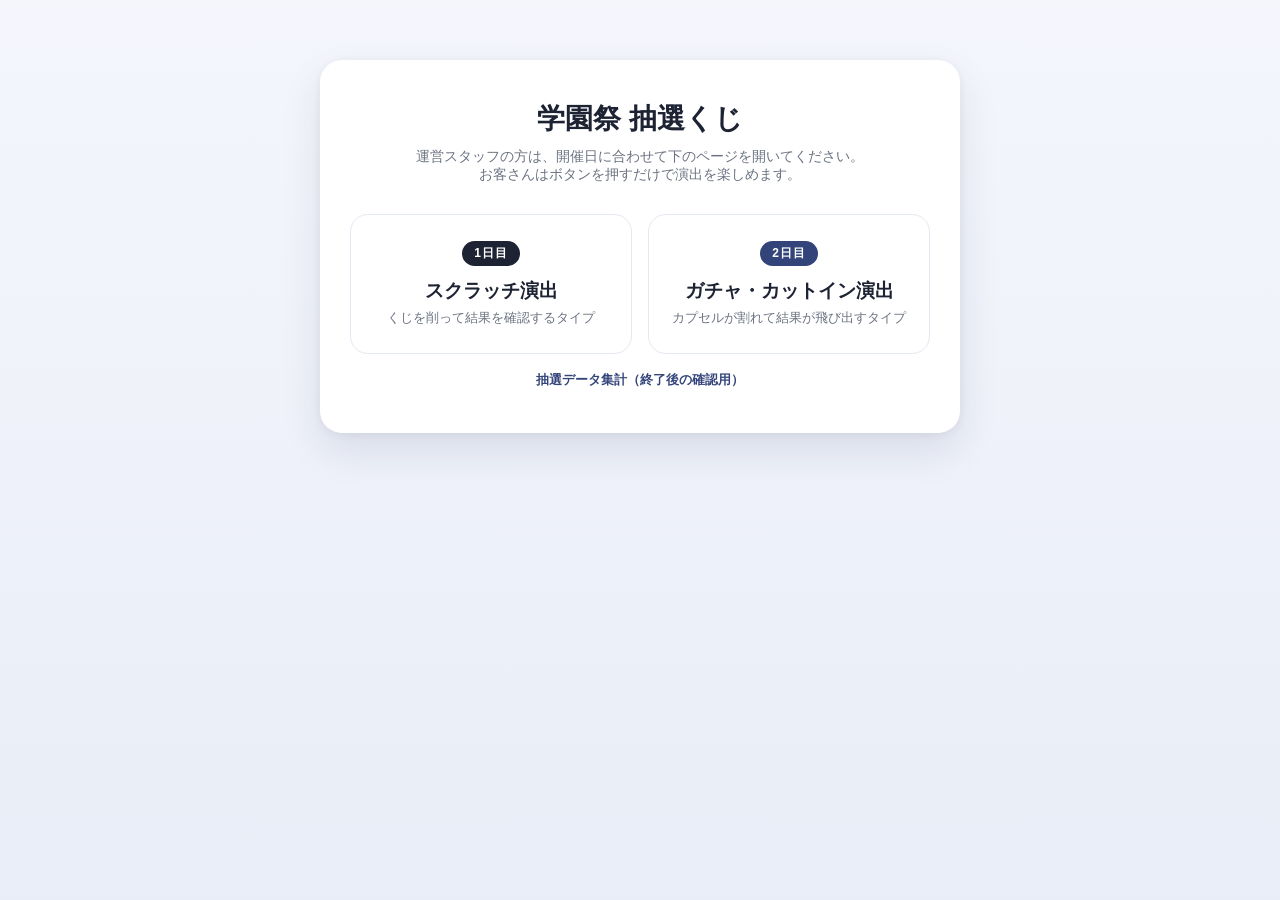
<file: index.html>
<!DOCTYPE html>
<html lang="ja">
<head>
<meta charset="UTF-8">
<meta name="viewport" content="width=device-width, initial-scale=1.0">
<title>抽選くじ - 案内</title>
<link rel="stylesheet" href="style.css">
</head>
<body>
  <div class="landing-stage">
    <div class="landing-card">
      <h1>学園祭 抽選くじ</h1>
      <p class="lead">運営スタッフの方は、開催日に合わせて下のページを開いてください。<br>お客さんはボタンを押すだけで演出を楽しめます。</p>
      <div class="landing-choices">
        <a class="landing-choice day1" href="day1.html">
          <span class="day-num">1日目</span>
          <div class="kind">スクラッチ演出</div>
          <div class="desc">くじを削って結果を確認するタイプ</div>
        </a>
        <a class="landing-choice day2" href="day2.html">
          <span class="day-num">2日目</span>
          <div class="kind">ガチャ・カットイン演出</div>
          <div class="desc">カプセルが割れて結果が飛び出すタイプ</div>
        </a>
      </div>
      <p class="page-switch-hint"><a href="statistics.html">抽選データ集計（終了後の確認用）</a></p>
    </div>
  </div>
</body>
</html>
</file>
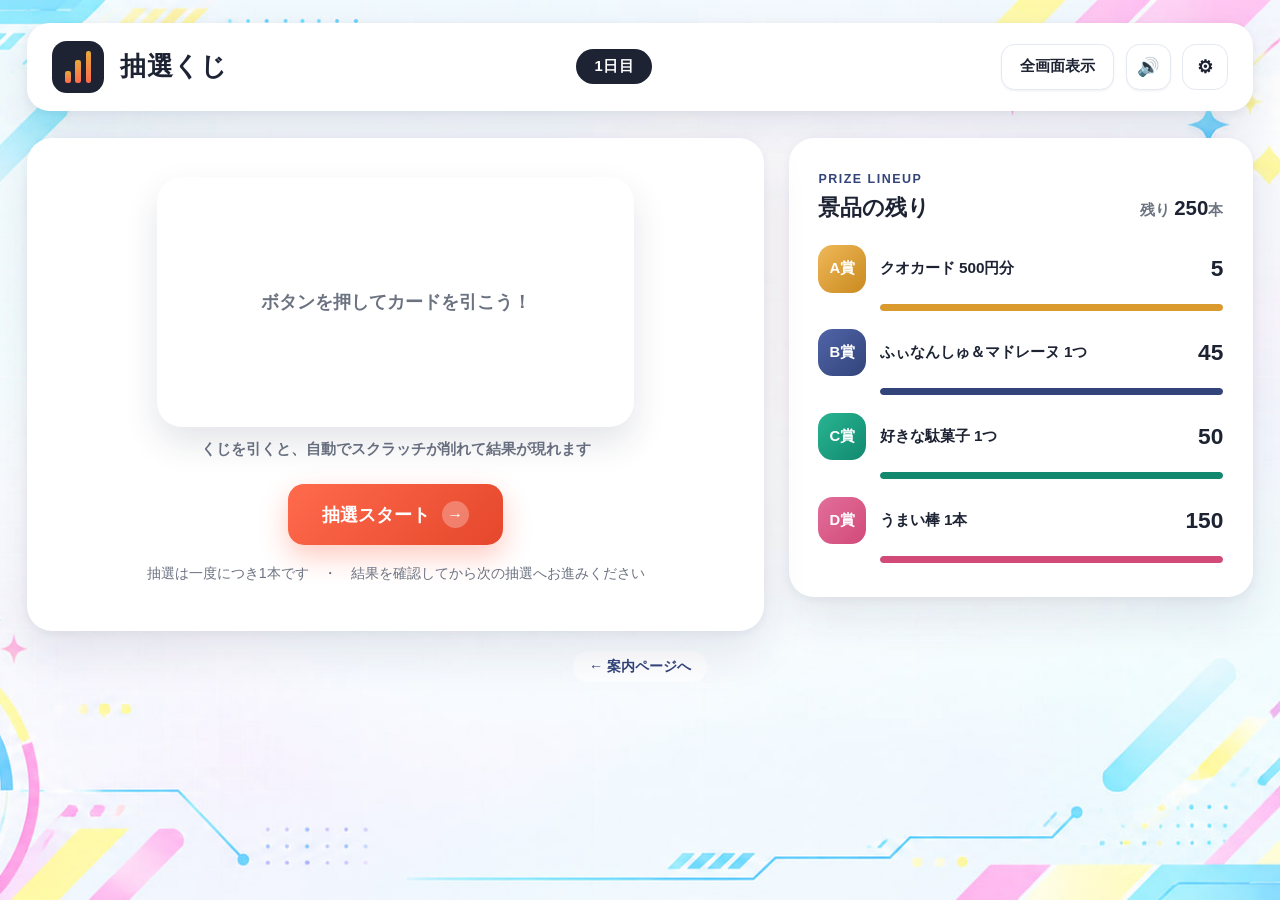
<file: day1.html>
<!DOCTYPE html>
<html lang="ja">
<head>
<meta charset="UTF-8">
<meta name="viewport" content="width=device-width, initial-scale=1.0, maximum-scale=1.0, user-scalable=no">
<title>抽選くじ（1日目）</title>
<link rel="stylesheet" href="style.css">
</head>
<body class="bg-day1">

<div class="stage">
  <div class="topbar">
    <div class="topbar-left">
      <div class="brand-icon" aria-hidden="true"><i></i><i></i><i></i></div>
      <h1 id="eventTitle">学園祭 抽選会</h1>
    </div>
    <div class="topbar-center">
      <span class="day-badge" id="dayBadge">1日目</span>
    </div>
    <div class="topbar-right">
      <button class="btn-outline" id="fullscreenBtn">全画面表示</button>
      <button class="icon-btn" id="muteBtn" title="音のオン/オフ">🔊</button>
      <button class="icon-btn gear-btn" id="gearBtn" title="運営用設定">⚙</button>
    </div>
  </div>

  <main>
    <section class="card draw-card">
      <div class="scratch-wrap" id="scratchWrap">
        <div class="result-area" id="resultArea">
          <div class="result-placeholder" id="resultPlaceholder">ボタンを押してカードを引こう！</div>
        </div>
        <canvas class="scratch-canvas" id="scratchCanvas" style="display:none;"></canvas>
        <div class="scratch-hint hide" id="scratchHint">👆</div>
        <span class="confetti-dot cd1"></span>
        <span class="confetti-dot cd2"></span>
        <span class="confetti-dot cd3"></span>
        <span class="confetti-dot cd4"></span>
        <span class="confetti-dot cd5"></span>
        <span class="confetti-dot cd6"></span>
      </div>
      <p class="scratch-note" id="scratchNote">くじを引くと、自動でスクラッチが削れて結果が現れます</p>

      <div class="actions">
        <button class="btn-primary" id="drawBtn">抽選スタート</button>
      </div>
      <p class="draw-caption">抽選は一度につき1本です　・　結果を確認してから次の抽選へお進みください</p>
    </section>

    <section class="card">
      <div class="stock-kicker">PRIZE LINEUP</div>
      <div class="stock-title"><span>景品の残り</span><span class="remain" id="remainLine">残り 0 本</span></div>
      <div class="stock-list" id="stockList"></div>
    </section>
  </main>

  <p class="page-switch-hint"><a href="index.html">← 案内ページへ</a></p>
</div>

<!-- 1位(トップ賞)演出 -->
<div class="overlay" id="grandOverlay" aria-hidden="true">
  <div class="burst">
    <div class="rays"></div>
    <div class="ring"></div>
    <div class="ring2"></div>
    <div class="grand-card"><span class="grand-kicker">CONGRATULATIONS</span><strong>A賞</strong><span class="grand-mark">★</span></div>
    <i class="spark spark1">✦</i><i class="spark spark2">✦</i><i class="spark spark3">✦</i><i class="spark spark4">✦</i>
  </div>
</div>
<div class="confetti" id="confetti" aria-hidden="true"></div>

<!-- パスワードモーダル -->
<div class="modal-backdrop" id="pwBackdrop">
  <div class="modal" style="max-width:23.75rem;">
    <button class="close-x" id="pwClose">×</button>
    <h2>運営用ログイン</h2>
    <p class="desc">賞品の設定変更などを行うにはパスワードが必要です。</p>
    <label>パスワード</label>
    <input type="password" id="pwInput">
    <div class="modal-actions">
      <button class="btn-primary" id="pwSubmit">ログイン</button>
    </div>
    <div id="pwMsg"></div>
  </div>
</div>

<!-- 管理画面モーダル -->
<div class="modal-backdrop" id="adminBackdrop">
  <div class="modal">
    <button class="close-x" id="adminClose">×</button>
    <h2>運営用設定（1日目）</h2>
    <p class="desc">賞品の内容や当選数を編集できます。編集後は保存してください。</p>

    <label>イベントタイトル</label>
    <input type="text" id="cfgTitle">

    <label style="margin-top:1.125rem;">賞品ラインナップ</label>
    <div class="tier-head" aria-hidden="true"><span>賞</span><span>景品名</span><span>総数</span><span>現在庫</span><span></span></div>
    <div id="tierRows"></div>
    <button class="btn-ghost btn-small" id="addTierBtn" style="margin-top:0.5rem;">＋ 賞を追加</button>
    <p class="stock-warning">注意：総数を変更して保存しても現在庫は変わりません。現在庫は0から総数まで入力でき、変更はすぐに反映されます。賞を削除すると、未抽選分も一覧から削除されます。</p>

    <div class="modal-actions">
      <button class="btn-primary" id="saveConfigBtn">設定を保存</button>
    </div>
    <div id="configMsg"></div>

    <div class="section-div"></div>

    <label>直前の抽選の取り消し</label>
    <p class="hint">押し間違えたときなどに、直前の1回分を取り消します。当たった景品は在庫に戻り、集計の記録も1件削除されます。取り消せるのは直前の1回だけで、在庫をリセットすると取り消せなくなります。</p>
    <div class="last-draw" id="lastDrawInfo"></div>
    <div class="modal-actions">
      <button class="btn-ghost btn-small" id="cancelLastBtn">直前の抽選を取り消す</button>
    </div>
    <div id="cancelLastMsg"></div>

    <div class="section-div"></div>

    <label>在庫リセット</label>
    <p class="hint">現在このページは <strong id="adminDayLabel">1日目</strong>（スクラッチ演出）です。ボタンを押すと在庫が満タンに戻ります。1日目の営業終了後、2日目を始める前に押してください（day2.html 側でも同じ在庫を使うため、2日目はそちらのページを開くだけで演出がガチャに切り替わります）。</p>
    <div class="modal-actions">
      <button class="btn-ghost btn-small" id="resetStockBtn">在庫を満タンにリセットする</button>
    </div>
    <div id="resetStockMsg"></div>

    <div class="section-div"></div>

    <label>バックアップ（書き出し・読み込み）</label>
    <p class="hint">賞品の設定・在庫・抽選履歴を1つのファイルに書き出します。ブラウザのデータが消えたときや、別のPC・別のURLへデータを移すときに、読み込んで元に戻せます。保存済みの内容が対象で、編集中で未保存の内容は含まれません。運営パスワードはファイルに含まれません。</p>
    <div class="modal-actions">
      <button class="btn-ghost btn-small" id="exportBackupBtn">バックアップを書き出す</button>
      <button class="btn-ghost btn-small" id="importBackupBtn">バックアップを読み込む</button>
      <input type="file" id="importBackupFile" accept=".json,application/json" hidden>
    </div>
    <div id="backupMsg"></div>

    <div class="section-div"></div>

    <label>運営パスワードの変更</label>
    <input type="password" id="newPassword" placeholder="新しいパスワード" autocomplete="new-password">
    <p class="password-warning">注意：パスワードを変更すると、次回から新しいパスワードが必要です。変更内容を確認してから実行してください。</p>
    <div class="modal-actions">
      <button class="btn-ghost btn-small" id="changePwBtn">パスワードを変更</button>
    </div>
    <div id="passwordMsg"></div>

    <div class="section-div"></div>
    <button class="btn-ghost btn-small" id="wipeBtn" style="border-color:var(--red-deep); color:var(--red-deep);">設定と在庫を初期化する</button>
  </div>
</div>

<!-- 確認モーダル -->
<div class="modal-backdrop confirm-backdrop" id="confirmBackdrop">
  <div class="modal" style="max-width:26.25rem;">
    <h2>操作の確認</h2>
    <p class="desc" id="confirmMessage"></p>
    <div class="modal-actions">
      <button class="btn-primary" id="confirmOkBtn">実行する</button>
      <button class="btn-ghost" id="confirmCancelBtn">キャンセル</button>
    </div>
  </div>
</div>

<script>window.KUJI_DAY = 1;</script>
<script src="app-core.js"></script>
<script src="reveal-scratch.js"></script>
</body>
</html>
</file>
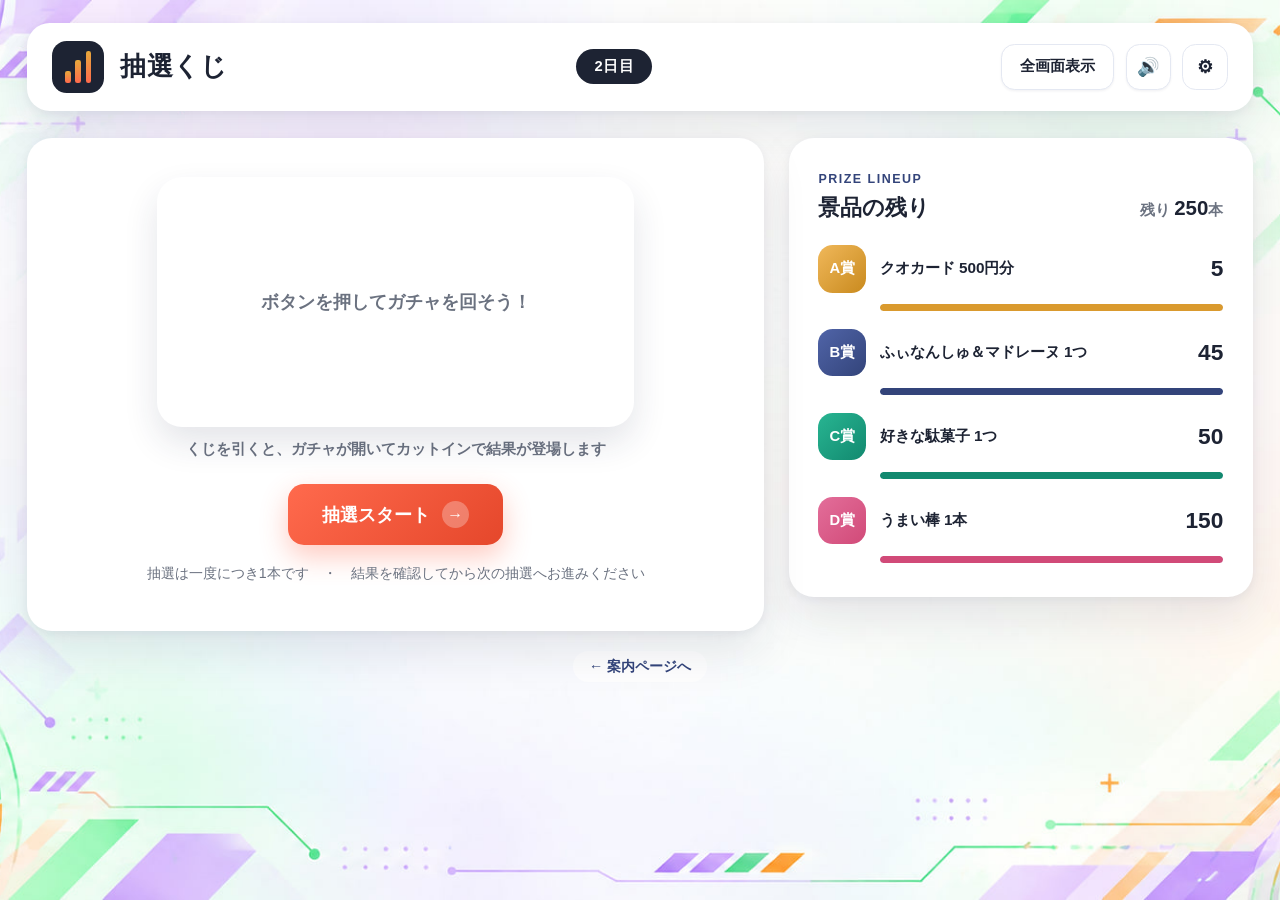
<file: day2.html>
<!DOCTYPE html>
<html lang="ja">
<head>
<meta charset="UTF-8">
<meta name="viewport" content="width=device-width, initial-scale=1.0, maximum-scale=1.0, user-scalable=no">
<title>抽選くじ（2日目）</title>
<link rel="stylesheet" href="style.css">
</head>
<body class="bg-day2">

<div class="stage">
  <div class="topbar">
    <div class="topbar-left">
      <div class="brand-icon" aria-hidden="true"><i></i><i></i><i></i></div>
      <h1 id="eventTitle">学園祭 抽選会</h1>
    </div>
    <div class="topbar-center">
      <span class="day-badge" id="dayBadge">2日目</span>
    </div>
    <div class="topbar-right">
      <button class="btn-outline" id="fullscreenBtn">全画面表示</button>
      <button class="icon-btn" id="muteBtn" title="音のオン/オフ">🔊</button>
      <button class="icon-btn gear-btn" id="gearBtn" title="運営用設定">⚙</button>
    </div>
  </div>

  <main>
    <section class="card draw-card">
      <div class="scratch-wrap" id="scratchWrap">
        <div class="result-area" id="resultArea">
          <div class="result-placeholder" id="resultPlaceholder">ボタンを押してガチャを回そう！</div>
        </div>
        <div class="gacha-overlay" id="gachaOverlay">
          <div class="gacha-bg"></div>
          <div class="capsule" id="gachaCapsule"><div class="capsule-top"></div><div class="capsule-bottom"></div></div>
          <div class="cutin-flash" id="cutinFlash"></div>
          <div class="cutin-banner" id="cutinBanner">
            <div class="cutin-tag" id="cutinTag"></div>
            <div class="cutin-name" id="cutinName"></div>
          </div>
        </div>
        <span class="confetti-dot cd1"></span>
        <span class="confetti-dot cd2"></span>
        <span class="confetti-dot cd3"></span>
        <span class="confetti-dot cd4"></span>
        <span class="confetti-dot cd5"></span>
        <span class="confetti-dot cd6"></span>
      </div>
      <p class="scratch-note" id="scratchNote">くじを引くと、ガチャが開いてカットインで結果が登場します</p>

      <div class="actions">
        <button class="btn-primary" id="drawBtn">抽選スタート</button>
      </div>
      <p class="draw-caption">抽選は一度につき1本です　・　結果を確認してから次の抽選へお進みください</p>
    </section>

    <section class="card">
      <div class="stock-kicker">PRIZE LINEUP</div>
      <div class="stock-title"><span>景品の残り</span><span class="remain" id="remainLine">残り 0 本</span></div>
      <div class="stock-list" id="stockList"></div>
    </section>
  </main>

  <p class="page-switch-hint"><a href="index.html">← 案内ページへ</a></p>
</div>

<!-- 1位(トップ賞)演出 -->
<div class="overlay" id="grandOverlay" aria-hidden="true">
  <div class="burst">
    <div class="rays"></div>
    <div class="ring"></div>
    <div class="ring2"></div>
    <div class="grand-card"><span class="grand-kicker">CONGRATULATIONS</span><strong>A賞</strong><span class="grand-mark">★</span></div>
    <i class="spark spark1">✦</i><i class="spark spark2">✦</i><i class="spark spark3">✦</i><i class="spark spark4">✦</i>
  </div>
</div>
<div class="confetti" id="confetti" aria-hidden="true"></div>

<!-- パスワードモーダル -->
<div class="modal-backdrop" id="pwBackdrop">
  <div class="modal" style="max-width:23.75rem;">
    <button class="close-x" id="pwClose">×</button>
    <h2>運営用ログイン</h2>
    <p class="desc">賞品の設定変更などを行うにはパスワードが必要です。</p>
    <label>パスワード</label>
    <input type="password" id="pwInput">
    <div class="modal-actions">
      <button class="btn-primary" id="pwSubmit">ログイン</button>
    </div>
    <div id="pwMsg"></div>
  </div>
</div>

<!-- 管理画面モーダル -->
<div class="modal-backdrop" id="adminBackdrop">
  <div class="modal">
    <button class="close-x" id="adminClose">×</button>
    <h2>運営用設定（2日目）</h2>
    <p class="desc">賞品の内容や当選数を編集できます。編集後は保存してください。</p>

    <label>イベントタイトル</label>
    <input type="text" id="cfgTitle">

    <label style="margin-top:1.125rem;">賞品ラインナップ</label>
    <div class="tier-head" aria-hidden="true"><span>賞</span><span>景品名</span><span>総数</span><span>現在庫</span><span></span></div>
    <div id="tierRows"></div>
    <button class="btn-ghost btn-small" id="addTierBtn" style="margin-top:0.5rem;">＋ 賞を追加</button>
    <p class="stock-warning">注意：総数を変更して保存しても現在庫は変わりません。現在庫は0から総数まで入力でき、変更はすぐに反映されます。賞を削除すると、未抽選分も一覧から削除されます。</p>

    <div class="modal-actions">
      <button class="btn-primary" id="saveConfigBtn">設定を保存</button>
    </div>
    <div id="configMsg"></div>

    <div class="section-div"></div>

    <label>直前の抽選の取り消し</label>
    <p class="hint">押し間違えたときなどに、直前の1回分を取り消します。当たった景品は在庫に戻り、集計の記録も1件削除されます。取り消せるのは直前の1回だけで、在庫をリセットすると取り消せなくなります。</p>
    <div class="last-draw" id="lastDrawInfo"></div>
    <div class="modal-actions">
      <button class="btn-ghost btn-small" id="cancelLastBtn">直前の抽選を取り消す</button>
    </div>
    <div id="cancelLastMsg"></div>

    <div class="section-div"></div>

    <label>在庫リセット</label>
    <p class="hint">現在このページは <strong id="adminDayLabel">2日目</strong>（ガチャ演出）です。ボタンを押すと在庫が満タンに戻ります。day1.html と在庫を共有しているので、通常は1日目終了時に day1.html 側でリセットしておけばOKです。</p>
    <div class="modal-actions">
      <button class="btn-ghost btn-small" id="resetStockBtn">在庫を満タンにリセットする</button>
    </div>
    <div id="resetStockMsg"></div>

    <div class="section-div"></div>

    <label>バックアップ（書き出し・読み込み）</label>
    <p class="hint">賞品の設定・在庫・抽選履歴を1つのファイルに書き出します。ブラウザのデータが消えたときや、別のPC・別のURLへデータを移すときに、読み込んで元に戻せます。保存済みの内容が対象で、編集中で未保存の内容は含まれません。運営パスワードはファイルに含まれません。</p>
    <div class="modal-actions">
      <button class="btn-ghost btn-small" id="exportBackupBtn">バックアップを書き出す</button>
      <button class="btn-ghost btn-small" id="importBackupBtn">バックアップを読み込む</button>
      <input type="file" id="importBackupFile" accept=".json,application/json" hidden>
    </div>
    <div id="backupMsg"></div>

    <div class="section-div"></div>

    <label>運営パスワードの変更</label>
    <input type="password" id="newPassword" placeholder="新しいパスワード" autocomplete="new-password">
    <p class="password-warning">注意：パスワードを変更すると、次回から新しいパスワードが必要です。変更内容を確認してから実行してください。</p>
    <div class="modal-actions">
      <button class="btn-ghost btn-small" id="changePwBtn">パスワードを変更</button>
    </div>
    <div id="passwordMsg"></div>

    <div class="section-div"></div>
    <button class="btn-ghost btn-small" id="wipeBtn" style="border-color:var(--red-deep); color:var(--red-deep);">設定と在庫を初期化する</button>
  </div>
</div>

<!-- 確認モーダル -->
<div class="modal-backdrop confirm-backdrop" id="confirmBackdrop">
  <div class="modal" style="max-width:26.25rem;">
    <h2>操作の確認</h2>
    <p class="desc" id="confirmMessage"></p>
    <div class="modal-actions">
      <button class="btn-primary" id="confirmOkBtn">実行する</button>
      <button class="btn-ghost" id="confirmCancelBtn">キャンセル</button>
    </div>
  </div>
</div>

<script>window.KUJI_DAY = 2;</script>
<script src="app-core.js"></script>
<script src="reveal-gacha.js"></script>
</body>
</html>
</file>
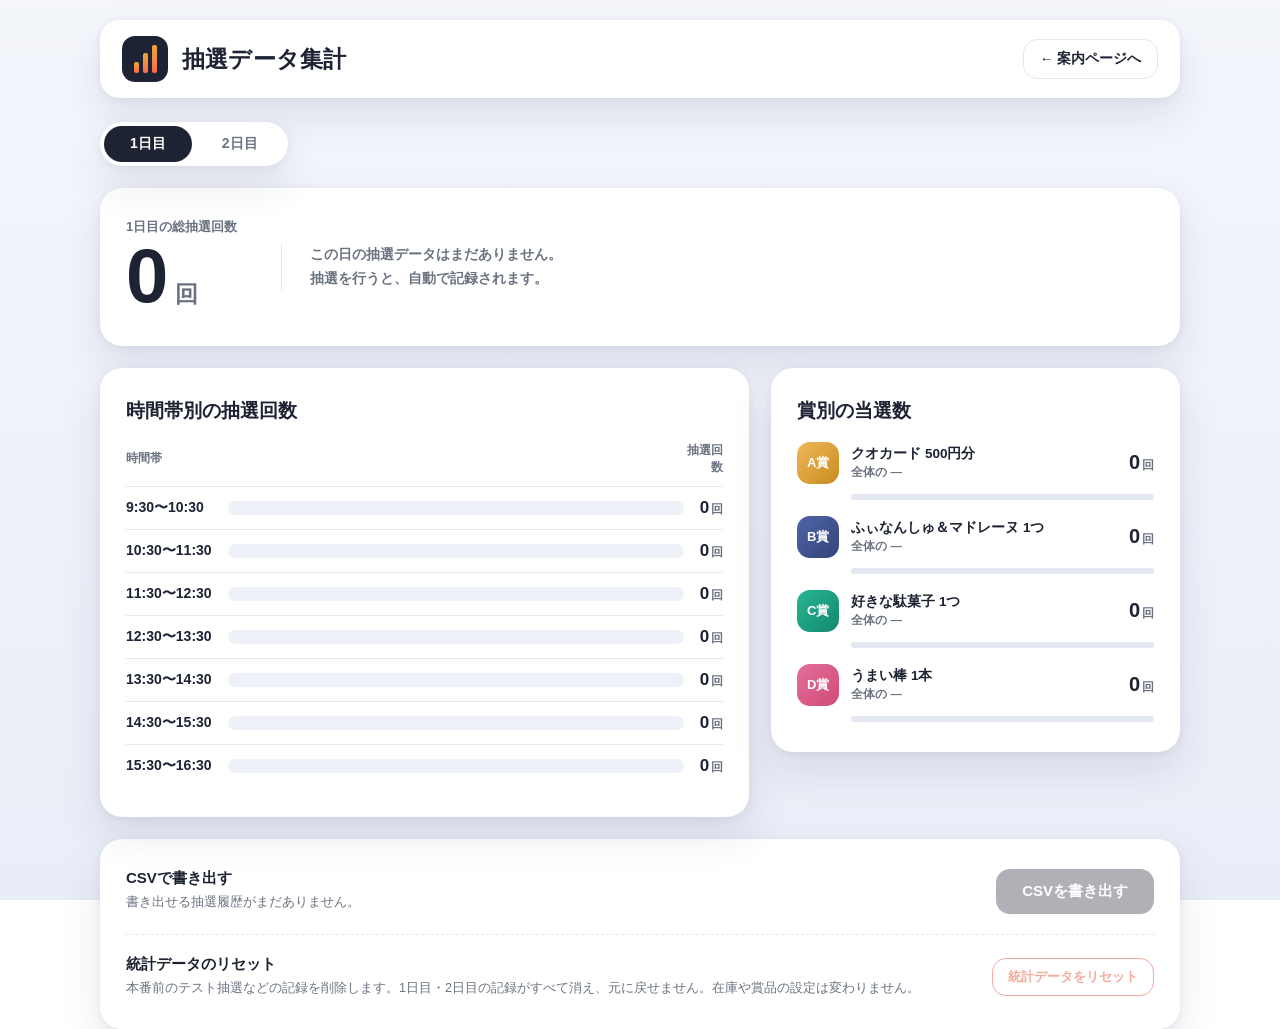
<file: statistics.html>
<!DOCTYPE html>
<html lang="ja">
<head>
<meta charset="UTF-8">
<meta name="viewport" content="width=device-width, initial-scale=1.0">
<title>抽選データ集計</title>
<link rel="stylesheet" href="style.css">
</head>
<body class="stats-page">

<div class="stage">
  <div class="topbar">
    <div class="topbar-left">
      <div class="brand-icon" aria-hidden="true"><i></i><i></i><i></i></div>
      <h1 class="page-title">抽選データ集計</h1>
    </div>
    <div class="topbar-right">
      <a class="link-btn btn-outline" id="backLink" href="index.html">← 案内ページへ</a>
    </div>
  </div>

  <div class="day-tabs" role="group" aria-label="表示する日">
    <button type="button" class="day-tab" data-day="1" aria-pressed="true">1日目</button>
    <button type="button" class="day-tab" data-day="2" aria-pressed="false">2日目</button>
  </div>

  <section class="card stats-summary" id="summary" aria-live="polite"></section>

  <main>
    <section class="card">
      <h2 class="section-title">時間帯別の抽選回数</h2>
      <table class="slot-table">
        <thead>
          <tr><th scope="col">時間帯</th><th scope="col" class="visually-hidden">割合</th><th scope="col" class="slot-count">抽選回数</th></tr>
        </thead>
        <tbody id="slotBody"></tbody>
      </table>
    </section>

    <section class="card">
      <h2 class="section-title">賞別の当選数</h2>
      <div class="stock-list" id="prizeList"></div>
    </section>
  </main>

  <section class="card stats-manage">
    <div class="manage-row">
      <div class="manage-text">
        <h2 class="manage-title">CSVで書き出す</h2>
        <p class="hint" id="csvHint"></p>
      </div>
      <button type="button" class="btn-solid" id="csvBtn">CSVを書き出す</button>
    </div>
    <div id="csvMsg" aria-live="polite"></div>
    <div class="section-div"></div>
    <div class="manage-row">
      <div class="manage-text">
        <h2 class="manage-title">統計データのリセット</h2>
        <p class="hint">本番前のテスト抽選などの記録を削除します。1日目・2日目の記録がすべて消え、元に戻せません。在庫や賞品の設定は変わりません。</p>
      </div>
      <button type="button" class="btn-ghost btn-small btn-danger" id="resetBtn">統計データをリセット</button>
    </div>
    <div id="resetMsg" aria-live="polite"></div>
  </section>
</div>

<!-- 確認モーダル -->
<div class="modal-backdrop confirm-backdrop" id="confirmBackdrop">
  <div class="modal" style="max-width:26.25rem;">
    <h2>操作の確認</h2>
    <p class="desc" id="confirmMessage"></p>
    <div class="modal-actions">
      <button class="btn-primary" id="confirmOkBtn">実行する</button>
      <button class="btn-ghost" id="confirmCancelBtn">キャンセル</button>
    </div>
  </div>
</div>

<script src="statistics.js"></script>
</body>
</html>
</file>
<file: style.css>
:root{
    --paper:#FFFDF7;
    --ink:#1D2333;
    --ink-soft:#6B7280;
    --red:#FF6A4D;
    --red-deep:#E5472B;
    --gold:#E7A93B;
    --gold-deep:#C98A1E;
    --indigo:#33447A;
    --indigo-deep:#242F58;
    --teal:#12896F;
    --teal-deep:#0C6B57;
    --rose:#D14A78;
    --rose-deep:#B23561;
    --line:#E4E8F2;
    --shadow: 0 1.125rem 2.5rem rgba(31,41,74,.10), 0 0.125rem 0.5rem rgba(31,41,74,.06);
  }
  html{ font-size:16px; }
  *{box-sizing:border-box}
  html,body{height:100%}
  body{
    margin:0;
    display:flow-root; /* 子の上余白が body の外へはみ出さないようにする（100svh に上乗せされて常に少しスクロールしてしまうため） */
    min-height:100svh;
    background:linear-gradient(180deg,#F4F6FC,#E9EDF7);
    background-attachment:fixed;
    color:var(--ink);
    font-family: "Yu Gothic UI","Hiragino Kaku Gothic ProN","Meiryo",-apple-system,BlinkMacSystemFont,sans-serif;
    padding:0 1rem 3.75rem;
    overflow-x:hidden;
  }
  /* 日ごとの背景画像。<body class="bg-day1"> のように指定する（クラスが無いページは、上の既定のグラデーションのまま）。
     画像を差し替えるときは、images/ の中のファイルを入れ替えるか、この url() のファイル名を変える。
     画像が読み込めなかったときのために、既定のグラデーションを下の層に重ねてある。 */
  body.bg-day1{
    background:
      url("images/bg-day1.jpg") center / cover no-repeat fixed,
      linear-gradient(180deg,#F4F6FC,#E9EDF7) fixed;
  }
  body.bg-day2{
    background:
      url("images/bg-day2.jpg") center / cover no-repeat fixed,
      linear-gradient(180deg,#F4F6FC,#E9EDF7) fixed;
  }
  /* 背景画像のページでは、背景に直接載る「案内ページへ」のリンクが、絵の線と重なって読みにくくならないよう、半透明の白いラベルを敷く */
  body[class*="bg-day"] .page-switch-hint a{
    display:inline-block; padding:0.3125rem 0.875rem; border-radius:62.4375rem; background:rgba(255,255,255,.82);
  }
  .stage{ position:relative; z-index:1; max-width:67.5rem; margin:0 auto; }
  html:fullscreen body{
    min-height:100%; display:flex; align-items:center; justify-content:center; padding:1.5rem;
  }
  html:fullscreen .stage{
    width:min(67.5rem,100%); height:100%; display:flex; flex-direction:column;
  }
  html:fullscreen .topbar{ width:100%; }
  html:fullscreen main{ flex:1; align-content:center; }
  /* ===== 本番モード（全画面）：お客さんに見せる画面と、スタッフ用の操作を分ける =====
     ・「← 案内ページへ」は、お客さんが押すと案内ページ（集計ページの入口）に出てしまうので、全画面の間は隠す
       （スタッフは「全画面を終了」で全画面を解除すれば、リンクが現れる）
     ・上部の「全画面を終了」「音」「歯車」は、小さく薄くして目立たなくする。マウスを乗せる／キーボードで選ぶと普通の濃さに戻る
       （:focus-within は使わない。マウスで「全画面表示」を押したあともフォーカスが残り、ずっと濃いままになってしまうため）
     ※ 「全画面表示」ボタンで入った全画面は :fullscreen、ブラウザの F11 は display-mode: fullscreen で判定する */
  html:fullscreen .stage .page-switch-hint{ display:none; }
  html:fullscreen .topbar-right{ opacity:.3; filter:grayscale(1); transform:scale(.85); transform-origin:right center; transition:opacity .25s, filter .25s, transform .25s; }
  html:fullscreen .topbar-right:hover, html:fullscreen .topbar-right:has(:focus-visible){ opacity:1; filter:none; transform:none; }
  @media (display-mode: fullscreen){
    .stage .page-switch-hint{ display:none; }
    .topbar-right{ opacity:.3; filter:grayscale(1); transform:scale(.85); transform-origin:right center; transition:opacity .25s, filter .25s, transform .25s; }
    .topbar-right:hover, .topbar-right:has(:focus-visible){ opacity:1; filter:none; transform:none; }
  }

  /* ===== 上部バー ===== */
  .topbar{
    background:#fff; border-radius:1.25rem; box-shadow:var(--shadow);
    padding:1rem 1.375rem; margin:1.25rem auto 1.5rem;
    display:flex; align-items:center; justify-content:space-between; gap:1rem; flex-wrap:wrap;
  }
  .topbar-left{ display:flex; align-items:center; gap:0.875rem; }
  .brand-icon{
    width:2.875rem; height:2.875rem; border-radius:0.8125rem; background:var(--ink);
    display:flex; align-items:flex-end; justify-content:center; gap:0.25rem; padding:0.5625rem 0.5rem; flex-shrink:0;
  }
  .brand-icon i{ display:block; width:0.3125rem; border-radius:0.125rem; background:linear-gradient(180deg,var(--gold),var(--red)); }
  .brand-icon i:nth-child(1){ height:38%; }
  .brand-icon i:nth-child(2){ height:72%; }
  .brand-icon i:nth-child(3){ height:100%; }
  h1#eventTitle{ margin:0; font-size:clamp(1.125rem,2.4vw,1.4375rem); font-weight:800; color:var(--ink); letter-spacing:.01em; }

  .topbar-center{ display:flex; align-items:center; gap:0.75rem; flex-wrap:wrap; }
  .day-badge{ background:var(--ink); color:#fff; padding:0.4375rem 1rem; border-radius:62.4375rem; font-weight:800; font-size:0.8125rem; letter-spacing:.03em; }
  .stats-line{ color:var(--ink-soft); font-size:0.84375rem; font-weight:600; }
  .stats-line strong{ color:var(--ink); font-weight:800; }

  .topbar-right{ display:flex; align-items:center; gap:0.625rem; }
  .icon-btn{ width:2.5rem; height:2.5rem; border-radius:0.75rem; border:0.09375rem solid var(--line); background:#fff; display:flex; align-items:center; justify-content:center; font-size:1rem; padding:0; }
  .btn-outline{ border:0.09375rem solid var(--line); background:#fff; color:var(--ink); border-radius:0.75rem; padding:0.625rem 1rem; font-size:0.84375rem; font-weight:700; }

  main{ display:grid; grid-template-columns: 1.35fr .85fr; gap:1.375rem; align-items:start; }
  @media (max-width:860px){ main{grid-template-columns:1fr} }

  .card{
    background:#fff; border-radius:1.375rem; padding:1.875rem 1.625rem; color:var(--ink);
    box-shadow:var(--shadow);
  }

  /* ===== 抽選エリア（スクラッチカード） ===== */
  .draw-card{ text-align:center; position:relative; }
  .scratch-wrap{ position:relative; max-width:26.25rem; margin:0.25rem auto 0.375rem; border-radius:1.375rem; }
  .scratch-wrap.has-card::before, .scratch-wrap.has-card::after{
    content:""; position:absolute; inset:-0.625rem; border-radius:1.625rem; z-index:0;
  }
  .scratch-wrap.has-card::before{ background:linear-gradient(135deg, rgba(255,150,120,.35), rgba(120,150,255,.28)); transform:rotate(-5deg); }
  .scratch-wrap.has-card::after{ background:linear-gradient(135deg, rgba(120,210,180,.32), rgba(255,205,110,.3)); transform:rotate(4deg); }
  .scratch-wrap.suspense{ animation: suspenseShake .42s ease-in-out infinite; }
  @keyframes suspenseShake{
    0%,100%{ transform:translate(0,0) rotate(0deg); }
    25%{ transform:translate(-0.1875rem,0.0625rem) rotate(-0.7deg); }
    50%{ transform:translate(0.1875rem,-0.0625rem) rotate(0.7deg); }
    75%{ transform:translate(-0.125rem,0.125rem) rotate(-0.5deg); }
  }
  .scratch-wrap.suspense .result-area{ box-shadow:0 0 0 0.1875rem rgba(255,90,60,.55), 0 0.875rem 1.875rem rgba(31,41,74,.12); }
  .scratch-wrap.pop{ animation:popReveal .42s cubic-bezier(.2,.9,.3,1.4); }
  @keyframes popReveal{ 0%{ transform:scale(.94); } 55%{ transform:scale(1.05); } 100%{ transform:scale(1); } }

  .result-area{
    position:relative; z-index:1; min-height:13.75rem; display:flex; flex-direction:column;
    align-items:center; justify-content:center; gap:0.5rem; padding:1.375rem; border-radius:1.375rem;
    background:#fff; box-shadow:0 0.875rem 1.875rem rgba(31,41,74,.12);
  }
  .scratch-canvas{
    position:absolute; inset:0; width:100%; height:100%; border-radius:1.375rem; z-index:2;
    pointer-events:none; box-shadow:0 0.875rem 1.875rem rgba(31,41,74,.16);
  }
  .scratch-canvas.fading{ transition:opacity .45s ease; opacity:0; }
  .scratch-hint{
    position:absolute; top:0; left:0; font-size:2.125rem; pointer-events:none; z-index:6;
    filter:drop-shadow(0 0.25rem 0.375rem rgba(0,0,0,.28));
    transform:translate(-50%,-55%) rotate(-10deg);
    transition: left .09s linear, top .09s linear, transform .12s ease;
  }
  .scratch-hint.hide{ display:none; }
  .scratch-hint.flip{ transform:translate(-50%,-55%) rotate(10deg); }
  .scratch-note{ margin:0.75rem 0 0; font-size:0.8125rem; color:var(--ink-soft); font-weight:600; }
  .draw-caption{ margin-top:1rem; font-size:0.78125rem; color:var(--ink-soft); }

  .confetti-dot{ position:absolute; width:0.4375rem; height:0.4375rem; border-radius:50%; opacity:0; transition:opacity .3s ease; z-index:3; pointer-events:none; }
  .scratch-wrap.has-card .confetti-dot{ opacity:1; }
  .cd1{ top:5%; left:9%; background:var(--gold); }
  .cd2{ top:13%; left:89%; width:0.375rem; height:0.375rem; background:var(--red); }
  .cd3{ top:47%; left:1%; width:0.375rem; height:0.375rem; background:var(--teal); }
  .cd4{ top:84%; left:93%; background:var(--indigo); }
  .cd5{ top:91%; left:13%; width:0.5rem; height:0.5rem; background:var(--rose); }
  .cd6{ top:3%; left:53%; width:0.3125rem; height:0.3125rem; background:var(--gold-deep); }

  /* ===== ガチャ・カットイン演出（2日目以降） ===== */
  .scratch-wrap.impact{ animation: impactShake .32s ease-in-out; }
  @keyframes impactShake{
    0%{ transform:translate(0,0); } 20%{ transform:translate(-0.375rem,0.1875rem); }
    40%{ transform:translate(0.375rem,-0.1875rem); } 60%{ transform:translate(-0.25rem,0.125rem); }
    80%{ transform:translate(0.1875rem,-0.125rem); } 100%{ transform:translate(0,0); }
  }
  .gacha-overlay{
    position:absolute; inset:0; z-index:4; border-radius:1.375rem; overflow:hidden; display:none;
  }
  .gacha-overlay.fading{ transition:opacity .4s ease; opacity:0; }
  .gacha-bg{ position:absolute; inset:0; background:radial-gradient(circle at 50% 42%, #313a6e, #12162c 72%); }
  .capsule{ position:absolute; top:50%; left:50%; width:5.25rem; height:5.25rem; margin:-2.625rem 0 0 -2.625rem; z-index:2; }
  .capsule-top, .capsule-bottom{ position:absolute; left:0; width:100%; height:50%; }
  .capsule-top{ top:0; border-radius:5.25rem 5.25rem 0 0; background:linear-gradient(180deg,#ff8a65,#ff5a3c); box-shadow:inset 0 -0.375rem 0.625rem rgba(0,0,0,.18); }
  .capsule-bottom{ bottom:0; border-radius:0 0 5.25rem 5.25rem; background:linear-gradient(180deg,#fdfdfd,#dfe3ea); box-shadow:inset 0 0.375rem 0.625rem rgba(0,0,0,.1); }
  .capsule.shake{ animation: capsuleShake .16s ease-in-out infinite; }
  @keyframes capsuleShake{
    0%,100%{ transform:translate(0,0) rotate(0deg); }
    25%{ transform:translate(-0.3125rem,-0.125rem) rotate(-7deg); }
    50%{ transform:translate(0.3125rem,0.125rem) rotate(7deg); }
    75%{ transform:translate(-0.1875rem,0.1875rem) rotate(-4deg); }
  }
  .capsule.crack .capsule-top{ animation: crackTop .42s ease forwards; }
  .capsule.crack .capsule-bottom{ animation: crackBottom .42s ease forwards; }
  @keyframes crackTop{ to{ transform:translateY(-4rem) rotate(-28deg); opacity:0; } }
  @keyframes crackBottom{ to{ transform:translateY(4rem) rotate(28deg); opacity:0; } }
  .cutin-flash{ position:absolute; inset:0; background:#fff; opacity:0; pointer-events:none; z-index:3; }
  .cutin-flash.pulse{ animation: flashPulse .26s ease-out; }
  @keyframes flashPulse{ 0%{ opacity:.95; } 100%{ opacity:0; } }
  .cutin-banner{
    position:absolute; inset:0; z-index:5; display:flex; flex-direction:column; align-items:center;
    justify-content:center; gap:0.375rem; opacity:0;
    background:repeating-linear-gradient(115deg, rgba(255,255,255,.09) 0 0.625rem, rgba(255,255,255,0) 0.625rem 1.5rem), rgba(18,22,44,.55);
  }
  .cutin-banner.slide-in{ animation: cutinSlide .5s cubic-bezier(.25,.85,.25,1.3) forwards; }
  @keyframes cutinSlide{
    0%{ opacity:0; transform:translateX(-120%) skewX(-8deg); }
    60%{ opacity:1; transform:translateX(6%) skewX(-8deg); }
    100%{ opacity:1; transform:translateX(0) skewX(0deg); }
  }
  .cutin-tag{ font-size:clamp(1.875rem,6vw,2.875rem); font-weight:900; color:#fff; letter-spacing:.04em; text-shadow:0 0.1875rem 0 rgba(0,0,0,.35); }
  .cutin-name{ font-size:clamp(0.875rem,2.3vw,1.125rem); font-weight:800; color:#fff; opacity:.92; }

  .result-placeholder{ color:var(--ink-soft); font-size:0.96875rem; font-weight:700; }
  .result-tag{ font-size:0.9375rem; font-weight:800; letter-spacing:.02em; }
  .result-name{ font-size:clamp(1.375rem,4vw,2rem); font-weight:900; color:var(--ink); }
  .result-congrats{ font-size:0.84375rem; color:var(--ink-soft); font-weight:700; margin-top:0.125rem; }
  .sold-out{ color:var(--red-deep); font-weight:800; font-size:1rem; line-height:1.7; }

  .tier-A{ background:linear-gradient(135deg,#F0B85A,var(--gold-deep)); }
  .tier-B{ background:linear-gradient(135deg,#5064A8,var(--indigo)); }
  .tier-C{ background:linear-gradient(135deg,#28B592,var(--teal)); }
  .tier-D{ background:linear-gradient(135deg,#E36E9A,var(--rose)); }
  .tier-default{ background:linear-gradient(135deg,#9aa0ae,#6c7280); }

  .actions{ display:flex; flex-wrap:wrap; gap:0.75rem; justify-content:center; margin-top:1.375rem; align-items:center; }
  button{
    appearance:none; border:0.09375rem solid var(--line); border-radius:0.875rem; padding:0.8125rem 1.375rem;
    font-size:0.9375rem; font-weight:700; cursor:pointer; background:#fff; color:var(--ink);
    box-shadow:0 0.0625rem 0.125rem rgba(31,41,74,.06); transition:transform .08s ease, box-shadow .15s ease, opacity .2s;
    font-family:inherit;
  }
  button:active{ transform:translateY(0.0625rem); }
  button:disabled{ opacity:.45; cursor:not-allowed; }
  .btn-primary{
    background:linear-gradient(135deg,var(--red),var(--red-deep)); color:#fff; border:none;
    font-size:1rem; padding:0.9375rem 1.875rem; display:inline-flex; align-items:center; gap:0.625rem;
    box-shadow:0 0.625rem 1.5rem rgba(255,90,60,.32);
    animation: invitePulse 2.6s ease-in-out infinite;
  }
  .btn-primary::after{
    content:"→"; font-size:0.875rem; background:rgba(255,255,255,.28); color:#fff;
    width:1.5rem; height:1.5rem; border-radius:50%; display:flex; align-items:center; justify-content:center;
  }
  .btn-primary:disabled{ animation:none; }
  @keyframes invitePulse{
    0%,100%{ box-shadow:0 0.625rem 1.5rem rgba(255,90,60,.28); }
    50%{ box-shadow:0 0.875rem 2rem rgba(255,90,60,.5); }
  }
  .btn-ghost{ background:#fff; border:0.09375rem solid var(--line); color:var(--ink); }
  .btn-small{ padding:0.5625rem 0.9375rem; font-size:0.8125rem; }

  /* ===== 在庫パネル ===== */
  .stock-kicker{ font-size:0.6875rem; font-weight:800; letter-spacing:.12em; color:var(--indigo); margin-bottom:0.375rem; }
  .stock-title{ font-weight:900; margin:0 0 1.25rem; font-size:1.1875rem; display:flex; justify-content:space-between; align-items:baseline; color:var(--ink); }
  .stock-title span.remain{ font-size:0.8125rem; color:var(--ink-soft); font-weight:700; }
  .stock-title span.remain strong{ color:var(--ink); font-size:1.125rem; }
  .stock-list{ display:flex; flex-direction:column; gap:1rem; }
  .stock-item{
    transition:opacity .5s ease, transform .5s ease, max-height .5s ease, margin-top .5s ease;
  }
  /* 消えていく行。max-height は JS（fadeOutStockItem）が今の高さ→0へ動かす。
     margin-top:-1rem は、.stock-list の gap（1rem）の分を打ち消し、消え終わった瞬間に下の行がカクッと詰まるのを防ぐ */
  .stock-item.leaving{ opacity:0; transform:scale(.94); overflow:hidden; margin-top:-1rem; pointer-events:none; }
  .stock-top{ display:flex; align-items:center; gap:0.75rem; }
  .stock-item .chip{ width:2.625rem; height:2.625rem; border-radius:0.8125rem; display:flex; align-items:center; justify-content:center; color:#fff; font-weight:800; font-size:0.8125rem; flex-shrink:0; }
  .stock-item .info{ flex:1; min-width:0; }
  .stock-item .name{ font-size:0.84375rem; font-weight:700; color:var(--ink); overflow:hidden; text-overflow:ellipsis; white-space:nowrap; }
  .stock-item .count{ font-weight:900; font-size:1.25rem; color:var(--ink); }
  .stock-bar{ height:0.375rem; background:var(--line); border-radius:62.4375rem; overflow:hidden; margin-top:0.625rem; margin-left:3.375rem; }
  .stock-bar-fill{ height:100%; border-radius:62.4375rem; transition:width .5s ease; }
  .empty-stock{ color:var(--ink-soft); font-size:0.875rem; text-align:center; padding:1rem; font-weight:700; }

  /* ===== 演出オーバーレイ ===== */
  .overlay{ position:fixed; inset:0; z-index:9998; display:none; place-items:center; pointer-events:none; }
  .overlay.show{ display:grid; animation:overlayFade 2.2s ease forwards; }
  @keyframes overlayFade{ 0%{opacity:1} 65%{opacity:1} 100%{opacity:0} }
  .burst{ position:relative; width:min(78vmin,35rem); height:min(78vmin,35rem); display:grid; place-items:center; }
  .rays{ position:absolute; inset:-8%; border-radius:50%; background:repeating-conic-gradient(from 0deg, rgba(255,210,100,.52) 0deg 5deg, transparent 5deg 15deg); filter:blur(0.125rem); animation:rayReveal 1.1s ease-out both; opacity:.9; }
  @keyframes rayReveal{ 0%{transform:scale(.25) rotate(-18deg);opacity:0} 55%{opacity:.9} 100%{transform:scale(1) rotate(8deg);opacity:.72} }
  .ring,.ring2{ position:absolute; border-radius:50%; border:0.1875rem solid rgba(255,226,134,.8); box-shadow:0 0 1.875rem rgba(255,180,55,.5); animation:haloReveal 1.1s ease-out both; }
  .ring{ inset:18%; }
  .ring2{ inset:12%; border-color:rgba(255,255,255,.75); animation-delay:.12s; }
  @keyframes haloReveal{ 0%{transform:scale(.65);opacity:0} 55%{opacity:1} 100%{transform:scale(1);opacity:.7} }
  .grand-card{ position:relative; z-index:2; width:min(58vmin,22.5rem); aspect-ratio:1.55; display:flex; flex-direction:column; align-items:center; justify-content:center; gap:0.25rem; color:#fffaf0; background:linear-gradient(145deg,#fff1b0 0%,#d99420 22%,#9a5a12 100%); border:0.1875rem solid #fff0aa; border-radius:1.125rem; box-shadow:0 0.75rem 0 rgba(110,57,9,.35), 0 0 2.625rem rgba(255,190,65,.8); transform:scale(.55) rotate(-8deg); animation:grandCardIn .8s .16s cubic-bezier(.2,1.35,.35,1) forwards; }
  @keyframes grandCardIn{ 0%{transform:scale(.55) rotate(-8deg);opacity:0} 70%{transform:scale(1.06) rotate(2deg);opacity:1} 100%{transform:scale(1) rotate(0);opacity:1} }
  .grand-kicker{ font-size:clamp(0.5625rem,1.5vmin,0.8125rem); font-weight:900; letter-spacing:.22em; text-shadow:0 0.125rem 0.1875rem rgba(80,38,0,.45); }
  .grand-card strong{ font-size:clamp(3.25rem,12vmin,5.75rem); line-height:1; font-weight:900; letter-spacing:.08em; text-shadow:0 0.3125rem 0 rgba(103,51,6,.4), 0 0 1.125rem rgba(255,255,255,.55); }
  .grand-mark{ position:absolute; right:13%; top:10%; font-size:clamp(1.25rem,4vmin,2.125rem); color:#fff3b8; animation:markTwinkle .8s .8s ease-in-out infinite alternate; }
  @keyframes markTwinkle{ from{transform:scale(.8) rotate(-12deg);opacity:.55} to{transform:scale(1.2) rotate(12deg);opacity:1} }
  .spark{ position:absolute; z-index:3; color:#fff4b5; font-style:normal; text-shadow:0 0 0.875rem #fff, 0 0 1.75rem #ffbd3b; opacity:0; animation:sparkPop .9s ease-out forwards; }
  .spark1{ top:17%; left:19%; font-size:clamp(1.5rem,5vmin,2.75rem); animation-delay:.45s; }
  .spark2{ top:27%; right:15%; font-size:clamp(1rem,3vmin,1.75rem); animation-delay:.62s; }
  .spark3{ bottom:20%; left:23%; font-size:clamp(1rem,3vmin,1.75rem); animation-delay:.78s; }
  .spark4{ bottom:14%; right:22%; font-size:clamp(1.5rem,5vmin,2.75rem); animation-delay:.55s; }
  @keyframes sparkPop{ 0%{transform:scale(0) rotate(-30deg);opacity:0} 45%{transform:scale(1.35) rotate(12deg);opacity:1} 100%{transform:scale(1) rotate(0);opacity:.8} }
  .confetti{ pointer-events:none; position:fixed; inset:0; overflow:hidden; z-index:9999; }

  /* ===== モーダル共通 ===== */
  .modal-backdrop{ position:fixed; inset:0; background:rgba(20,24,40,.55); z-index:9990; display:none; align-items:center; justify-content:center; padding:1.25rem; }
  .modal-backdrop.show{ display:flex; }
  .confirm-backdrop{ z-index:10000; }
  .modal{
    background:var(--paper); border:0.09375rem solid var(--line); border-radius:1.125rem; max-width:35rem; width:100%;
    max-height:88vh; overflow-y:auto; padding:1.5rem; color:var(--ink);
    box-shadow:0 1.5rem 3.75rem rgba(20,24,40,.35);
  }
  .modal h2{ margin:0 0 0.375rem; font-size:1.25rem; }
  .modal p.desc{ color:var(--ink-soft); font-size:0.84375rem; margin:0 0 1rem; }
  .modal label{ display:block; font-size:0.78125rem; font-weight:800; color:var(--ink-soft); margin:0.875rem 0 0.25rem; }
  .modal input[type=text], .modal input[type=number], .modal input[type=password]{
    width:100%; padding:0.5625rem 0.625rem; border:0.09375rem solid var(--line); border-radius:0.5rem; font-size:0.875rem; font-family:inherit; background:#fff;
  }
  .modal-actions{ display:flex; gap:0.625rem; flex-wrap:wrap; margin-top:1.125rem; }
  .tier-row{ display:grid; grid-template-columns:3.5rem minmax(9.375rem,1fr) 4.75rem 4.75rem 4.5rem; gap:0.5rem; align-items:center; margin-top:0.5rem; }
  .tier-row input{ padding:0.4375rem 0.5rem; font-size:0.8125rem; min-width:0; width:100%; }
  .tier-row .t-total, .tier-row .current-stock{ width:4.75rem; min-height:2.25rem; text-align:center; font-weight:800; }
  .tier-row .del{ width:4.5rem; height:2.25rem; padding:0 0.5rem; background:#fff; border:0.09375rem solid rgba(229,71,43,.4); border-radius:0.5rem; cursor:pointer; color:var(--red-deep); font-size:0.75rem; font-weight:800; line-height:1; }
  .tier-row .del:hover{ border-color:var(--red-deep); background:#FFF4F1; }
  .tier-head{ display:grid; grid-template-columns:3.5rem minmax(9.375rem,1fr) 4.75rem 4.75rem 4.5rem; gap:0.5rem; align-items:center; margin-top:0.875rem; color:var(--ink-soft); font-size:0.6875rem; font-weight:800; }
  .tier-head span:nth-child(n+3){ text-align:center; }
  .stock-warning{ margin:0.625rem 0 0; padding:0.5625rem 0.625rem; border-radius:0.5rem; background:#FFF5E5; color:#8A5A12; font-size:0.75rem; line-height:1.6; }
  .password-warning{ margin:0.5rem 0 0.625rem; padding:0.5625rem 0.625rem; border-radius:0.5rem; background:#FFF0ED; color:#9C3021; font-size:0.75rem; line-height:1.6; }
  @media (max-width:560px){
    .tier-head{ display:none; }
    .tier-row{ grid-template-columns:2.875rem minmax(0,1fr) 4rem 4rem 4.5rem; }
    .tier-row .current-stock{ width:4rem; }
    .tier-row .del{ grid-column:5; grid-row:1; }
  }
  .hint{ font-size:0.75rem; color:var(--ink-soft); margin-top:0.25rem; }
  .section-div{ border-top:0.09375rem dashed var(--line); margin:1.25rem 0; }
  .close-x{ float:right; background:none; border:none; font-size:1.25rem; cursor:pointer; color:var(--ink-soft); box-shadow:none; padding:0 0.25rem; }
  .msg{ font-size:0.8125rem; padding:0.5rem 0.625rem; border-radius:0.5rem; margin-top:0.625rem; }
  .msg.ok{ background:rgba(18,137,111,.14); color:#0a6b5d; }
  .msg.err{ background:rgba(229,71,43,.14); color:#9c231a; }

  .gear-btn{
    position:static; z-index:auto; width:2.5rem; height:2.5rem; border-radius:0.75rem;
    background:#fff; border:0.09375rem solid var(--line); box-shadow:none; font-size:1rem; padding:0;
    display:flex; align-items:center; justify-content:center;
  }

  @media (prefers-reduced-motion: reduce){
    * { animation-duration:.001ms !important; animation-iteration-count:1 !important; transition-duration:.001ms !important; }
  }

/* ===== ページ切り替えリンク（day1.html / day2.html 下部） ===== */
.page-switch-hint{
  text-align:center; margin:1.125rem 0 0.25rem; font-size:0.78125rem; color:var(--ink-soft);
}
.page-switch-hint a{ color:var(--indigo); text-decoration:none; font-weight:700; }
.page-switch-hint a:hover{ text-decoration:underline; }

/* ===== 案内ページ（index.html）専用 ===== */
.landing-stage{ max-width:40rem; margin:3.75rem auto; text-align:center; }
.landing-card{
  background:#fff; border-radius:1.375rem; padding:2.5rem 1.875rem; box-shadow:var(--shadow);
}
.landing-card h1{ margin:0 0 0.625rem; font-size:clamp(1.375rem,4vw,1.75rem); font-weight:900; color:var(--ink); }
.landing-card p.lead{ color:var(--ink-soft); font-size:0.875rem; margin:0 0 1.875rem; }
.landing-choices{ display:flex; gap:1rem; flex-wrap:wrap; justify-content:center; }
.landing-choice{
  flex:1 1 13.75rem; display:block; text-decoration:none; border:0.09375rem solid var(--line);
  border-radius:1.125rem; padding:1.625rem 1.25rem; color:var(--ink); background:#fff;
  transition:transform .12s ease, box-shadow .15s ease;
}
.landing-choice:hover{ transform:translateY(-0.1875rem); box-shadow:0 0.875rem 1.875rem rgba(31,41,74,.14); }
.landing-choice .day-num{
  display:inline-block; font-size:0.75rem; font-weight:800; letter-spacing:.08em;
  color:#fff; background:var(--ink); padding:0.25rem 0.75rem; border-radius:62.4375rem; margin-bottom:0.75rem;
}
.landing-choice .kind{ font-size:1.1875rem; font-weight:900; margin-bottom:0.375rem; }
.landing-choice .desc{ font-size:0.78125rem; color:var(--ink-soft); }
.landing-choice.day2 .day-num{ background:var(--indigo); }

/* ===== 抽選データ集計ページ（statistics.html）専用 ===== */
.link-btn{
  display:inline-flex; align-items:center; text-decoration:none; cursor:pointer;
  font-family:inherit; font-weight:700; border-radius:0.875rem; color:var(--ink);
}
.stats-page :focus-visible{ outline:0.125rem solid var(--indigo); outline-offset:0.125rem; }
.page-title{ margin:0; font-size:clamp(1.125rem,2.4vw,1.4375rem); font-weight:800; color:var(--ink); letter-spacing:.01em; }
.visually-hidden{
  position:absolute; width:0.0625rem; height:0.0625rem; margin:-0.0625rem; padding:0; overflow:hidden;
  clip:rect(0,0,0,0); white-space:nowrap; border:0;
}

.day-tabs{
  display:inline-flex; gap:0.25rem; padding:0.25rem; margin:0 0 1.375rem;
  background:#fff; border-radius:62.4375rem; box-shadow:var(--shadow);
}
.day-tab{
  border:none; box-shadow:none; background:transparent; color:var(--ink-soft);
  border-radius:62.4375rem; padding:0.5625rem 1.625rem; font-size:0.875rem; font-weight:800;
}
.day-tab[aria-pressed="true"]{ background:var(--ink); color:#fff; }

.section-title{ margin:0 0 1.125rem; font-size:1.1875rem; font-weight:900; color:var(--ink); }

.stats-summary{
  display:flex; flex-wrap:wrap; align-items:center; gap:1.125rem 2.75rem; margin-bottom:1.375rem;
}
.total-label{ font-size:0.8125rem; font-weight:700; color:var(--ink-soft); }
.total-num{
  font-size:clamp(3.25rem,10vw,4.75rem); font-weight:900; line-height:1.05; color:var(--ink);
  font-variant-numeric:tabular-nums;
}
.total-num small{ font-size:.3em; font-weight:800; margin-left:.3em; color:var(--ink-soft); }
.peak-box{ padding-left:1.75rem; border-left:0.09375rem solid var(--line); }
.peak-time{ margin-top:0.25rem; font-size:clamp(1.25rem,3.2vw,1.625rem); font-weight:900; color:var(--ink); }
.peak-count{ margin-top:0.125rem; font-size:0.875rem; font-weight:800; color:var(--red-deep); }
.peak-box.empty p{ margin:0; font-size:0.875rem; font-weight:700; line-height:1.7; color:var(--ink-soft); }
.outside-note{ flex-basis:100%; margin:0; }

/* 時間帯別テーブル */
.slot-table{ width:100%; border-collapse:collapse; }
.slot-table thead th{
  padding:0 0 0.625rem; text-align:left; font-size:0.75rem; font-weight:800; color:var(--ink-soft);
}
.slot-table thead th.slot-count{ text-align:right; }
.slot-table tbody th, .slot-table tbody td{ padding:0.6875rem 0; border-top:0.09375rem solid var(--line); vertical-align:middle; }
.slot-table tbody .slot-label{ padding-right:1rem; text-align:left; font-size:0.875rem; font-weight:700; color:var(--ink); white-space:nowrap; }
.slot-bar-cell{ width:100%; }
.slot-track{ height:0.875rem; background:#EEF1F8; border-radius:62.4375rem; overflow:hidden; }
.slot-fill{ height:100%; min-width:0; background:var(--indigo); border-radius:62.4375rem; transition:width .5s ease; }
.slot-table tr.peak .slot-fill{ background:linear-gradient(90deg,var(--red),var(--red-deep)); }
.slot-table tr.peak .slot-label{ font-weight:900; }
.slot-table tbody .slot-count{ padding-left:1rem; text-align:right; font-size:1.0625rem; font-weight:900; color:var(--ink); white-space:nowrap; font-variant-numeric:tabular-nums; }
.slot-count .unit, .stock-item .count .unit{ margin-left:0.125rem; font-size:0.75rem; font-weight:700; color:var(--ink-soft); }
.stock-item .sub{ margin-top:0.125rem; font-size:0.71875rem; font-weight:600; color:var(--ink-soft); }

/* データの管理 */
.stats-manage{ margin-top:1.375rem; }
.manage-row{ display:flex; align-items:center; justify-content:space-between; gap:1.125rem 1.75rem; flex-wrap:wrap; }
.manage-text{ flex:1 1 20rem; min-width:0; }
.manage-title{ margin:0; font-size:0.9375rem; font-weight:800; color:var(--ink); }
.manage-text .hint{ margin:0.25rem 0 0; font-size:0.78125rem; line-height:1.7; }
.btn-solid{ background:var(--ink); color:#fff; border:none; padding:0.8125rem 1.625rem; }
.btn-solid:disabled{ opacity:.35; }
.btn-danger{ border-color:var(--red-deep); color:var(--red-deep); }
.stats-manage .section-div{ margin:1.25rem 0; }

@media (max-width:560px){
  .peak-box{ padding-left:0; border-left:none; }
  .stats-summary{ gap:0.875rem; }
  .manage-row .btn-solid, .manage-row .btn-danger{ width:100%; }
}

/* ===== 直前の抽選（運営画面の取り消し欄・中断された抽選の復元表示） ===== */
.last-draw{ margin-top:0.625rem; padding:0.625rem 0.75rem; border:0.09375rem solid var(--line); border-radius:0.625rem; background:#fff; font-size:0.84375rem; line-height:1.6; color:var(--ink); }
.last-draw-prize strong{ font-weight:900; }
.last-draw-meta{ margin-top:0.125rem; font-size:0.75rem; color:var(--ink-soft); }
.last-draw-note{ margin-top:0.375rem; font-size:0.75rem; color:#8A5A12; }
.last-draw-empty{ font-size:0.8125rem; color:var(--ink-soft); }
.result-notice{ margin-top:0.75rem; padding:0.5rem 0.75rem; border-radius:0.5rem; background:#FFF5E5; color:#8A5A12; font-size:0.78125rem; font-weight:700; line-height:1.6; }
</file>
